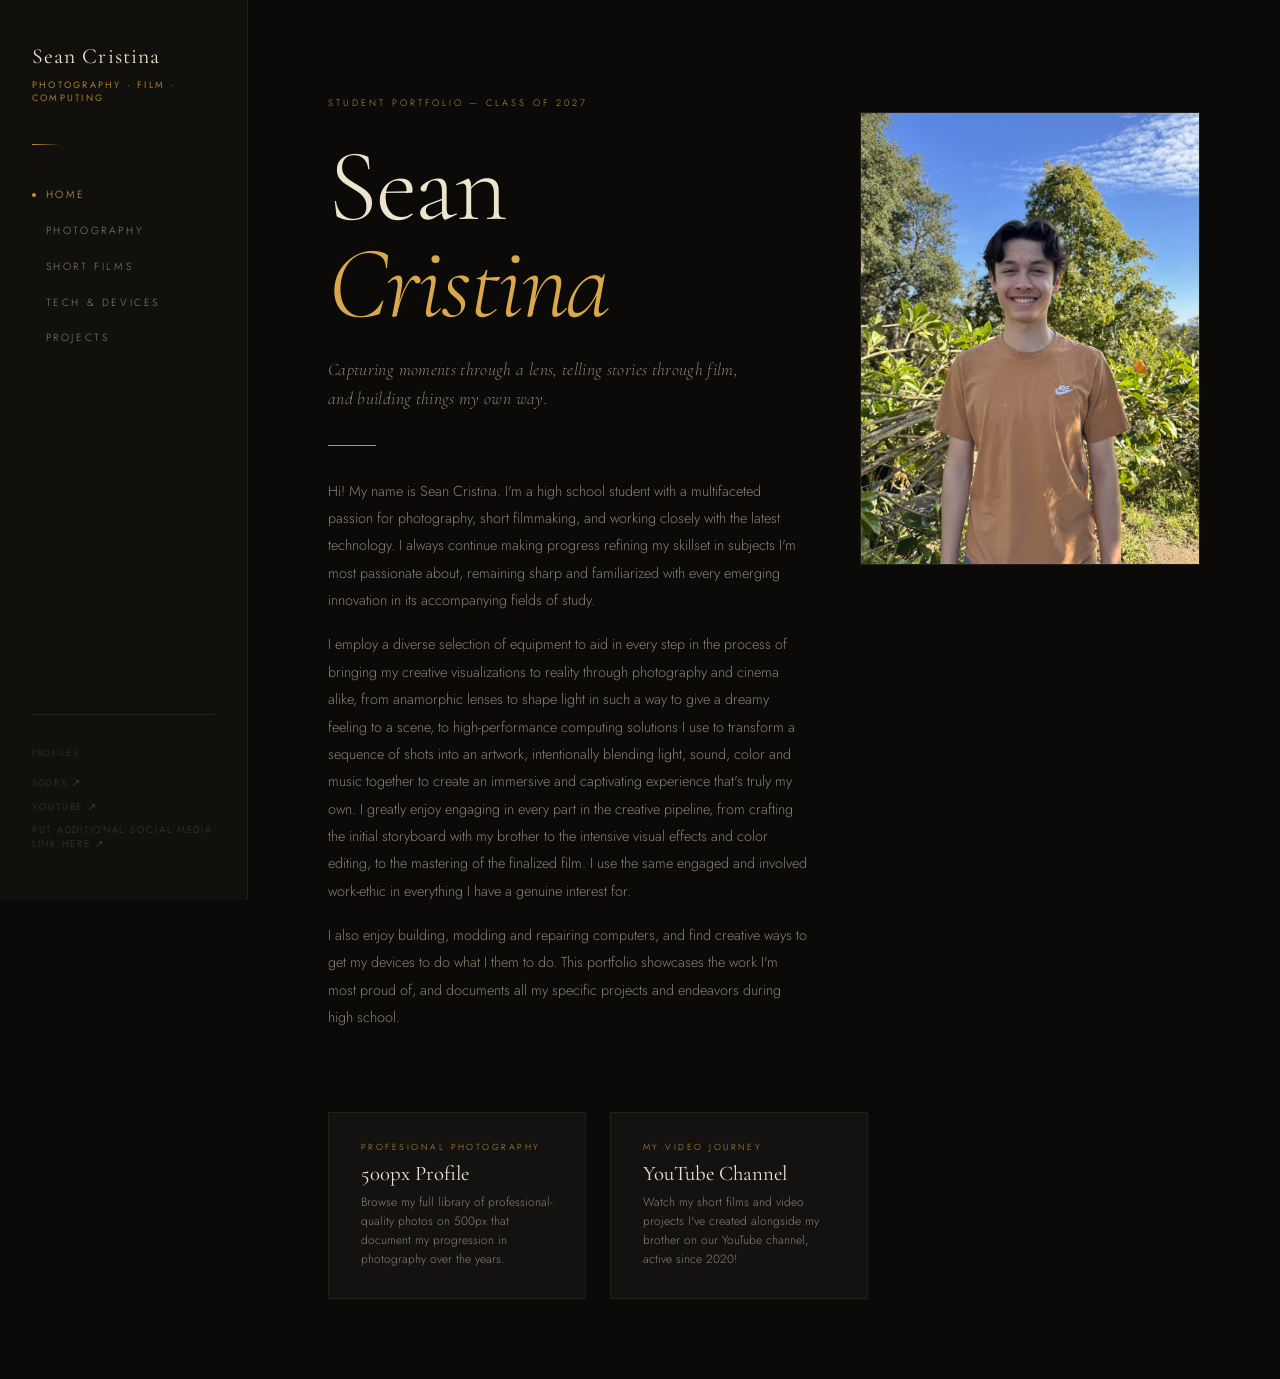
<file: index.html>
<!DOCTYPE html>
<html lang="en">
<head>
  <meta charset="UTF-8">
  <meta name="viewport" content="width=device-width, initial-scale=1.0">
  <!-- ======================================================
    CUSTOMIZE: Update the title, description, and Sean Cristina
  ====================================================== -->
  <title>Sean Cristina — Portfolio</title>
  <meta name="description" content="Personal portfolio of Sean Cristina — photographer, filmmaker, and technology enthusiast.">
  <link rel="stylesheet" href="style.css">
</head>
<body>

  <!-- ======================================================
    MOBILE OVERLAY (closes sidebar on tap outside)
  ====================================================== -->
  <div class="mobile-overlay" id="mobile-overlay"></div>

  <!-- ======================================================
    MOBILE NAV TOGGLE
  ====================================================== -->
  <button class="mobile-nav-toggle" id="nav-toggle" aria-label="Toggle navigation">☰</button>

  <!-- ======================================================
    SIDEBAR NAVIGATION
    Update "Sean Cristina" and the tagline below.
    Update href links to your 500px and YouTube profiles.
  ====================================================== -->
  <aside class="sidebar">
    <div class="sidebar-brand">
      <!-- ↓ Replace with your actual name -->
      <div class="name">Sean Cristina</div>
      <!-- ↓ Customize your tagline -->
      <div class="tagline">Photography · Film · Computing</div>
    </div>

    <div class="sidebar-rule"></div>

    <nav class="sidebar-nav">
      <a href="index.html">
        <span class="nav-dot"></span>Home
      </a>
      <a href="gallery.html">
        <span class="nav-dot"></span>Photography
      </a>
      <a href="films.html">
        <span class="nav-dot"></span>Short Films
      </a>
      <a href="tech.html">
        <span class="nav-dot"></span>Tech &amp; Devices
      </a>
      <a href="projects.html">
        <span class="nav-dot"></span>Projects
      </a>
    </nav>

    <div class="sidebar-footer">
      <div class="footer-label">Profiles</div>
      <!-- ↓ Replace YOUR_USERNAME with your 500px username -->
      <a href="https://500px.com/p/seancristina?view=photos" target="_blank" rel="noopener">500px ↗</a>
      <!-- ↓ Replace YOUR_CHANNEL with your YouTube handle -->
      <a href="https://youtube.com/@TheChannelists" target="_blank" rel="noopener">YouTube ↗</a>

      <a href="https://yoursite.com" target="_blank" rel="noopener">put additional social media link here ↗</a>
    </div>
  </aside>

  <!-- ======================================================
    MAIN CONTENT
  ====================================================== -->
  <main class="page-content">

    <!-- Hero Section -->
    <section class="home-hero">
      <div class="hero-text">
        <div class="hero-eyebrow">
          <!-- ↓ Customize your location or a brief descriptor -->
          Student Portfolio — Class of 2027
        </div>

        <!-- ↓ Replace with your actual name (keep the <em> for the italic line) -->
        <h1 class="hero-name">
          Sean<br>
          <em>Cristina</em>
        </h1>

        <!-- ↓ A short poetic line about what you do -->
        <p class="hero-tagline">
          Capturing moments through a lens, telling stories through film,<br>
          and building things my own way.
        </p>

        <div class="hero-rule"></div>

        <!-- ↓ Write a short bio about yourself (2–4 sentences) -->
        <p class="hero-bio">
          Hi! My name is Sean Cristina. I'm a high school student with a multifaceted passion for photography, short filmmaking, and
          working closely with the latest technology. I always continue making progress refining my skillset in subjects I'm most passionate about, remaining sharp and familiarized with every emerging innovation in its accompanying fields of study. 
        </p>
        <p class="hero-bio">
          I employ a diverse selection of equipment to aid in every step in the
          process of bringing my creative visualizations to reality through photography and cinema alike, from anamorphic lenses to shape
          light in such a way to give a dreamy feeling to a scene, to high-performance computing
          solutions I use to transform a sequence of shots into an artwork, intentionally blending
          light, sound, color and music together to create an immersive and captivating experience that's truly my own.  I greatly enjoy engaging in every part in the creative
          pipeline, from crafting the initial storyboard with my brother to the intensive visual effects and color editing,
          to the mastering of the finalized film. I use the same engaged and involved work-ethic in everything I have a genuine interest for.
        </p>
        <p class="hero-bio">
          I also enjoy building, modding and repairing computers,
          and find creative ways to get my devices to do what I them to do. This
          portfolio showcases the work I'm most proud of, and documents all my specific projects and endeavors during high school. 

        </p>
      </div>

      <!-- Profile photo column -->
      <div class="hero-photo-col">
        <div class="hero-photo-frame">
          <!--
            ============================================================
            REPLACE THIS BLOCK with your actual professional headshot:
            
            <img src="gallery photos/sean-waterfall.png" alt="Sean Cristina"
                 style="width:100%;height:100%;object-fit:cover;">
            
            Remove the .photo-placeholder div below once you add the image.
            ============================================================
          -->
            <img src="gallery photos/sean - portrait.jpg" alt="Sean Cristina"
                 style="width:100%;height:100%;object-fit:cover;">
          </div>
        </div>
      </div>
    </section>

    <!-- Profile Links Section -->
    <section class="hero-profiles reveal-group">

      <!-- 500px Card -->
      <a class="profile-card reveal"
         href="https://500px.com/p/seancristina?view=photos"
         target="_blank" rel="noopener">
        <div class="card-platform">Profesional Photography</div>
        <div class="card-title">500px Profile</div>
        <div class="card-desc">
          Browse my full library of professional-quality photos on 500px that document my progression in photography over the years.
        </div>
        <span class="card-arrow">→</span>
      </a>

      <!-- YouTube Card -->
      <a class="profile-card reveal"
         href="https://youtube.com/@TheChannelists"
         target="_blank" rel="noopener">
        <div class="card-platform">My Video Journey</div>
        <div class="card-title">YouTube Channel</div>
        <div class="card-desc">
          Watch my short films and video projects I've created alongside my brother on our YouTube channel, active since 2020!
        </div>
        <span class="card-arrow">→</span>
      </a>

    </section>

  </main><!-- /page-content -->

  <script src="main.js"></script>
</body>
</html>
</file>
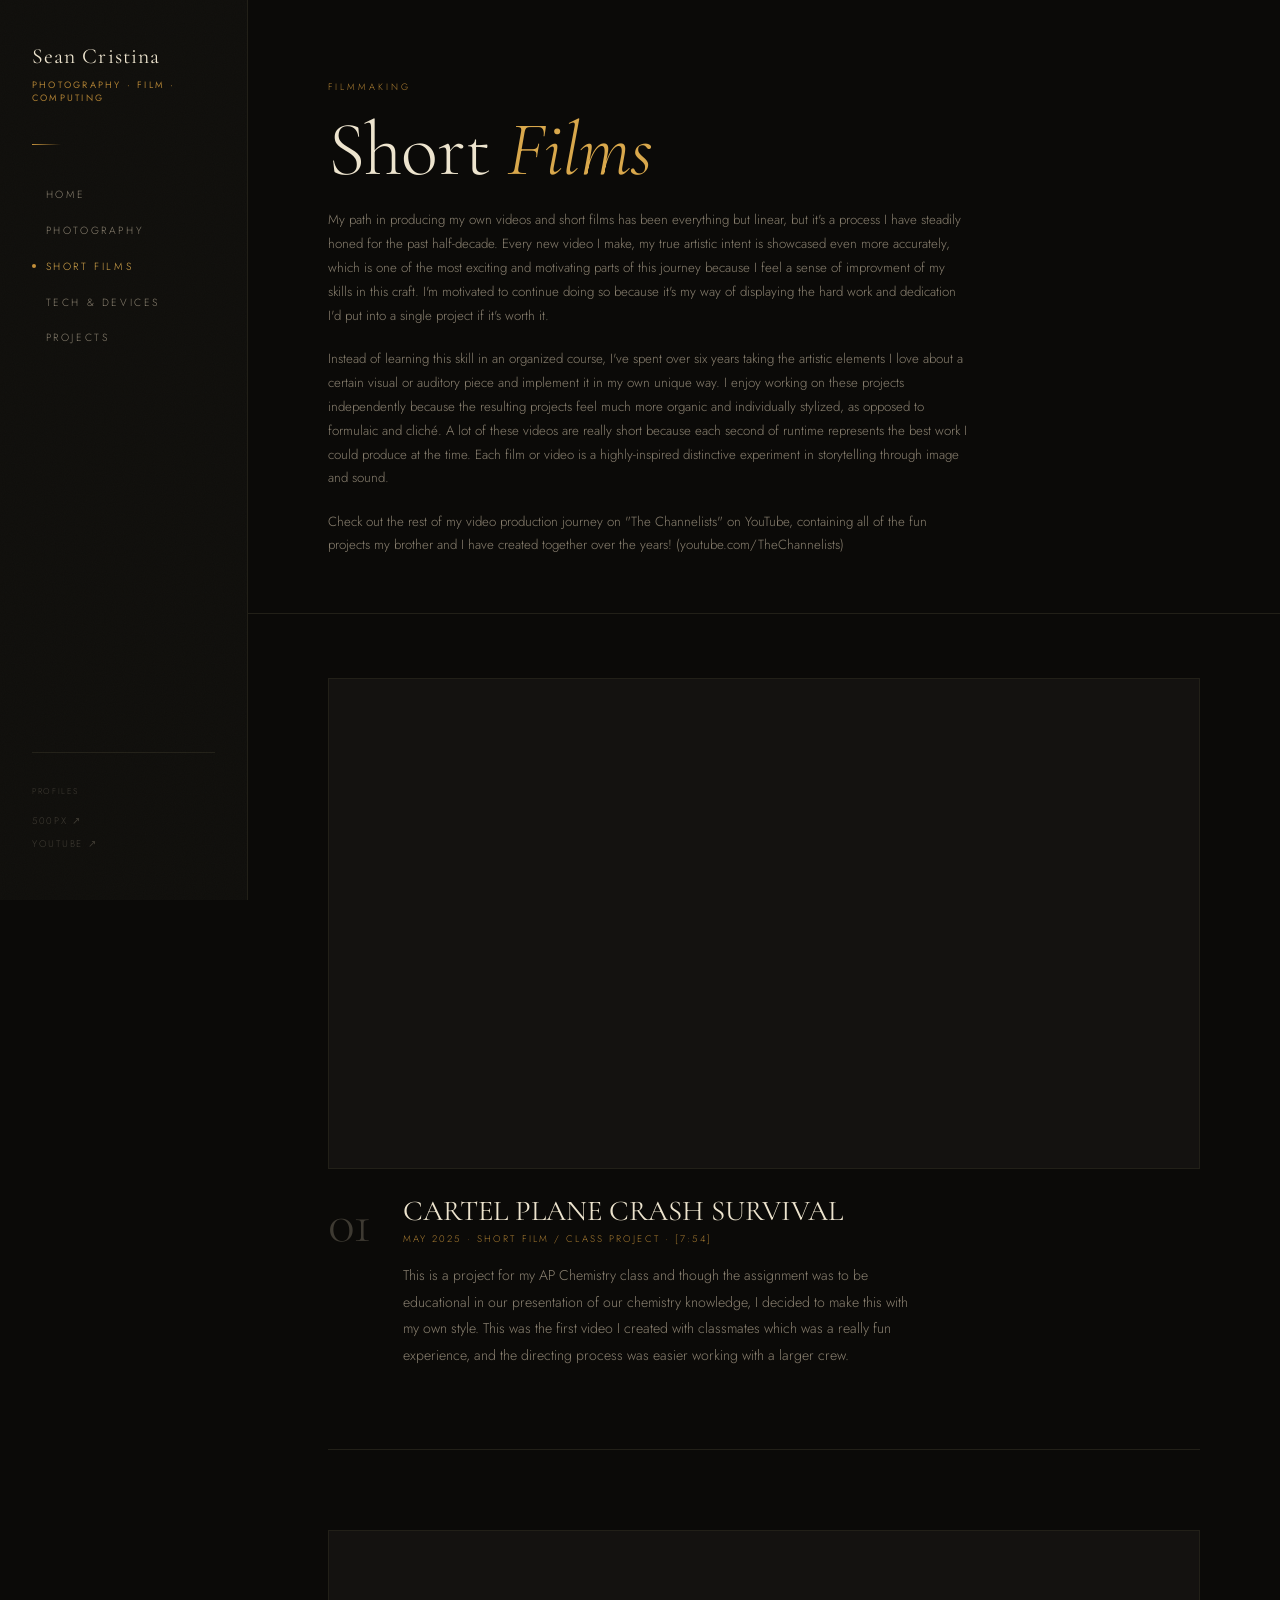
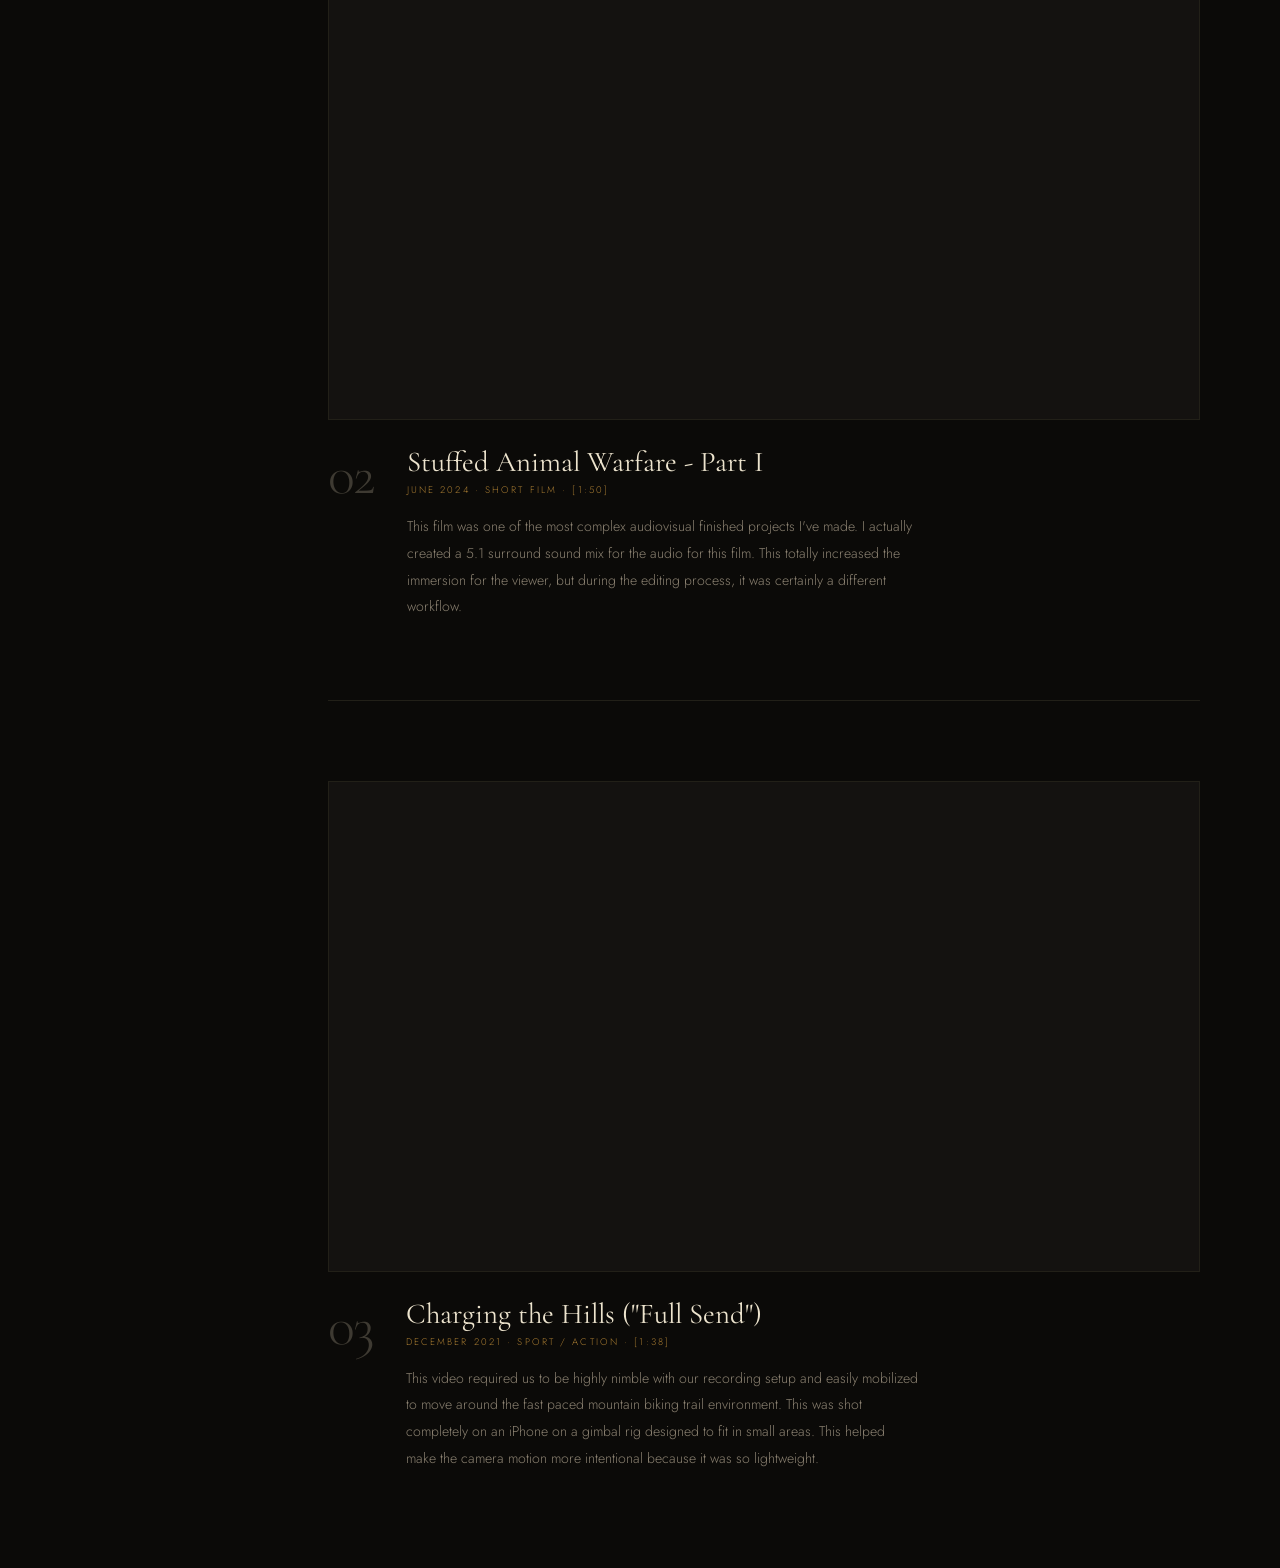
<file: films.html>
<!DOCTYPE html>
<html lang="en">
<head>
  <meta charset="UTF-8">
  <meta name="viewport" content="width=device-width, initial-scale=1.0">
  <title>Short Films — Sean Cristina</title>
  <meta name="description" content="Short films created by Sean Cristina.">
  <link rel="stylesheet" href="style.css">
</head>
<body>

  <div class="mobile-overlay" id="mobile-overlay"></div>
  <button class="mobile-nav-toggle" id="nav-toggle" aria-label="Toggle navigation">☰</button>

  <aside class="sidebar">
    <div class="sidebar-brand">
      <div class="name">Sean Cristina</div>
      <div class="tagline">Photography · Film · Computing</div>
    </div>
    <div class="sidebar-rule"></div>
    <nav class="sidebar-nav">
      <a href="index.html"><span class="nav-dot"></span>Home</a>
      <a href="gallery.html"><span class="nav-dot"></span>Photography</a>
      <a href="films.html"><span class="nav-dot"></span>Short Films</a>
      <a href="tech.html"><span class="nav-dot"></span>Tech &amp; Devices</a>
      <a href="projects.html"><span class="nav-dot"></span>Projects</a>
    </nav>
    <div class="sidebar-footer">
      <div class="footer-label">Profiles</div>
      <a href="https://500px.com/p/seancristina?view=photos" target="_blank" rel="noopener">500px ↗</a>
      <a href="https://youtube.com/@TheChannelists" target="_blank" rel="noopener">YouTube ↗</a>
    </div>
  </aside>

  <main class="page-content">

    <header class="page-header">
      <div class="eyebrow">Filmmaking</div>
      <h1>Short <em>Films</em></h1>
      <p class="header-sub">
        <!--
          ↓ Describe your filmmaking background: what draws you to it,
          what equipment you shoot on, what themes you explore.
        -->
        My path in producing my own videos and short films has been everything but linear, but it's a process I have steadily honed for the past half-decade.
        Every new video I make, my true artistic intent is showcased even more accurately, which is one of the most exciting and motivating parts of this journey
        because I feel a sense of improvment of my skills in this craft. I'm motivated to continue doing so because it's my way of displaying the hard work and dedication I'd put into a single project if it's worth it.
      </p>
      <p class="header-sub">
        Instead of learning this skill in an organized course, I've spent over six years taking the artistic elements I love about a certain visual or auditory piece and implement it in my own unique way.
        I enjoy working on these projects independently because the resulting projects feel much more organic and individually stylized, as opposed to formulaic and cliché.
        A lot of these videos are really short because each second of runtime represents the best work I could produce at the time.  Each film or video is a highly-inspired distinctive experiment in storytelling through image and sound.
      </p>

      <p class="header-sub">
        Check out the rest of my video production journey on "The Channelists" on YouTube, containing all of the fun projects my brother and I have created together over the years! (youtube.com/TheChannelists)
      </p>
      
    </header>

    <section class="films-section">

      <!--
        ============================================================
        HOW TO ADD YOUR FILMS:

        1. Find your YouTube video ID.
           In a URL like: https://www.youtube.com/watch?v=dQw4w9WgXcQ
           The video ID is: dQw4w9WgXcQ

        2. Replace VIDEO_ID_HERE in the iframe src with your video ID.

        3. Remove the entire <div class="embed-placeholder">...</div>
           block (it's just a stand-in until you add your video ID).

        4. Update the film title, year, and description.

        5. Duplicate a .film-entry block to add more films.
        ============================================================
      -->

      <!-- Film 1 -->
      <article class="film-entry reveal">
        <div class="film-embed-wrapper">
          <!--
            ↓ REPLACE VIDEO_ID_HERE with your YouTube video ID, then
              delete the embed-placeholder div below.
          -->
          <iframe
            src="https://www.youtube.com/embed/tCCZ15I1EBI"
            title="CARTEL PLANE CRASH SURVIVAL"
            allow="accelerometer; autoplay; clipboard-write; encrypted-media; gyroscope; picture-in-picture; web-share"
            allowfullscreen>
          </iframe>

          <!-- Remove this placeholder block once you add your iframe above -->
            <div class="play-icon">▶</div>
            <div class="embed-note">Replace with YouTube embed — see comment above</div>
          </div>
        </div>

        <div class="film-meta">
          <div class="film-number">01</div>
          <div class="film-info">
            <!-- ↓ Your film's title -->
            <div class="film-title">CARTEL PLANE CRASH SURVIVAL</div>
            <!-- ↓ The year you made it -->
            <div class="film-year">May 2025 · Short Film / Class Project · [7:54]</div>
            <!-- ↓ Write about your experience making this film.
                  What was the concept? What challenges did you face?
                  What did you learn? What are you proud of? -->
            <p class="film-desc">
              This is a project for my AP Chemistry class and though the assignment was to be educational in our presentation of our chemistry knowledge, I decided to make this with my own style. This
              was the first video I created with classmates which was a really fun experience, and the directing process was easier working with a larger crew.
            </p>
          </div>
        </div>
      </article>

      <div class="film-divider"></div>

      <!-- Film 2 -->
      <article class="film-entry reveal">
        <div class="film-embed-wrapper">
          <iframe
            src="https://www.youtube.com/embed/RYUsGSiBR8w"
            title="Stuffed Animal Warfare"
            allow="accelerometer; autoplay; clipboard-write; encrypted-media; gyroscope; picture-in-picture; web-share"
            allowfullscreen>
          </iframe>
          <div class="embed-placeholder">
            <div class="play-icon">▶</div>
            <div class="embed-note">Replace with YouTube embed — see comment above</div>
          </div>
        </div>

        <div class="film-meta">
          <div class="film-number">02</div>
          <div class="film-info">
            <div class="film-title">Stuffed Animal Warfare - Part I</div>
            <div class="film-year">June 2024 · Short Film · [1:50]</div>
            <p class="film-desc">
              This film was one of the most complex audiovisual finished projects I've made. I actually created a 5.1 surround sound mix for the audio for this film.  This totally increased the immersion
              for the viewer, but during the editing process, it was certainly a different workflow.

            </p>
          </div>
        </div>
      </article>

      <div class="film-divider"></div>

      <!-- Film 3 -->
      <article class="film-entry reveal">
        <div class="film-embed-wrapper">
          <iframe
            src="https://www.youtube.com/embed/nKupx6mWAqc"
            title="Charging the Hills (Fullsend)"
            allow="accelerometer; autoplay; clipboard-write; encrypted-media; gyroscope; picture-in-picture; web-share"
            allowfullscreen>
          </iframe>
          <div class="embed-placeholder">
            <div class="play-icon">▶</div>
            <div class="embed-note">Replace with YouTube embed — see comment above</div>
          </div>
        </div>

        <div class="film-meta">
          <div class="film-number">03</div>
          <div class="film-info">
            <div class="film-title">Charging the Hills ("Full Send")</div>
            <div class="film-year">December 2021 · Sport / Action · [1:38]</div>
            <p class="film-desc">
              This video required us to be highly nimble with our recording setup and easily mobilized to move around the fast paced mountain biking trail environment.  This was shot completely on an iPhone
              on a gimbal rig designed to fit in small areas. This helped make the camera motion more intentional because it was so lightweight.
            </p>
          </div>
        </div>
      </article>

    </section><!-- /films-section -->

  </main>

  <script src="main.js"></script>
</body>
</html>
</file>
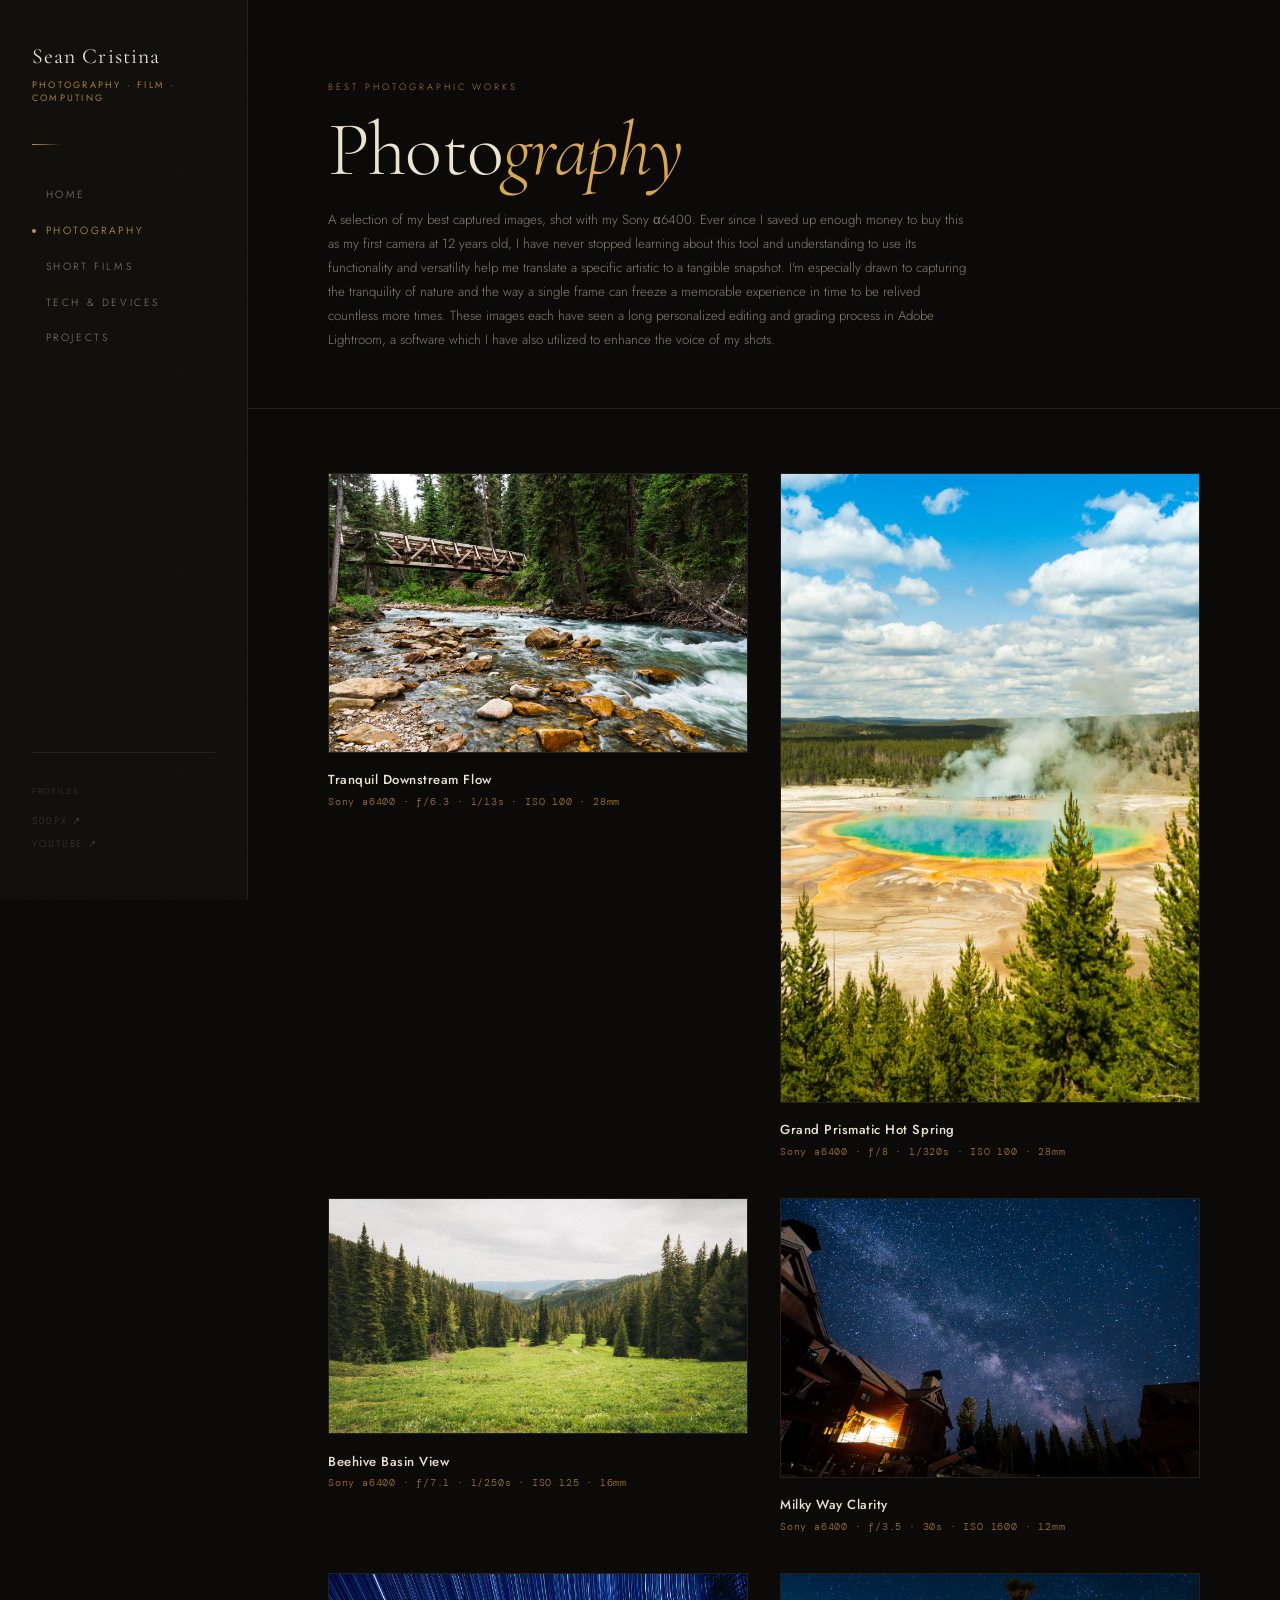
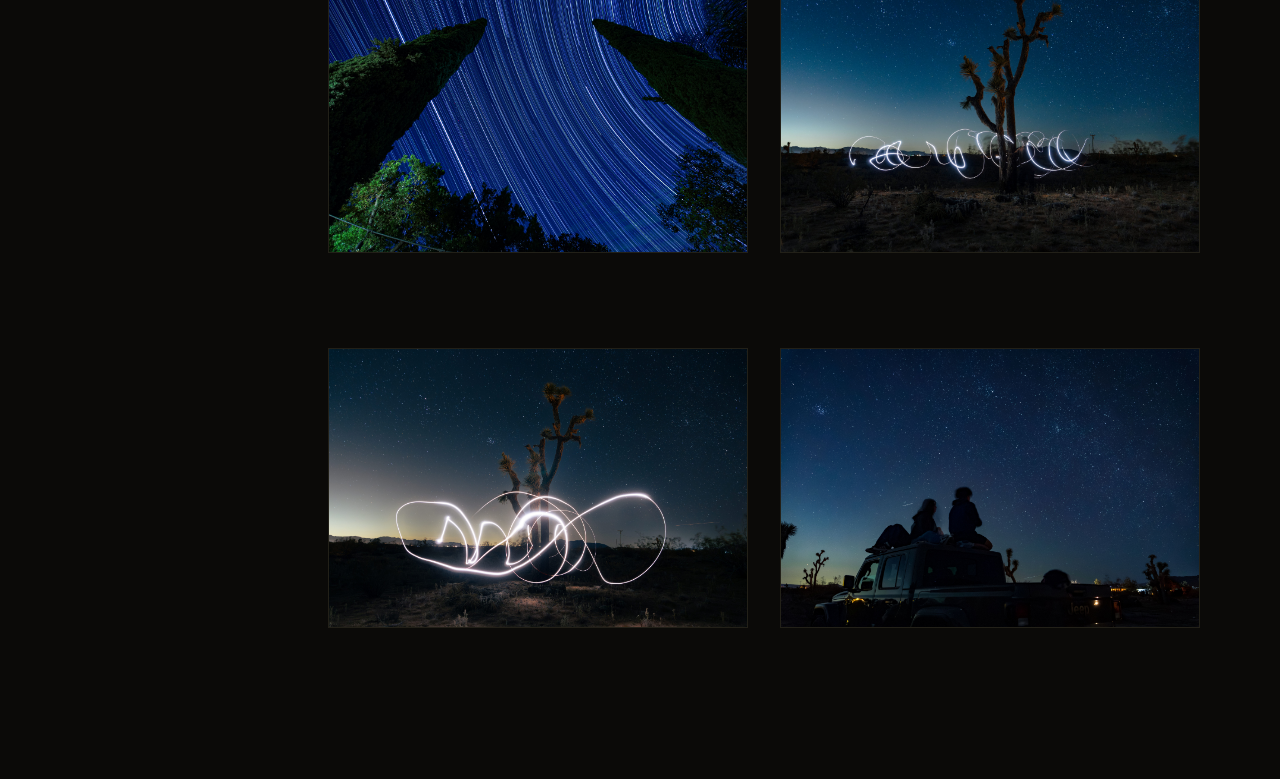
<file: gallery.html>
<!DOCTYPE html>
<html lang="en">
<head>
  <meta charset="UTF-8">
  <meta name="viewport" content="width=device-width, initial-scale=1.0">
  <title>Photography — Sean Cristina</title>
  <meta name="description" content="A gallery of professional photography by Your Name.">
  <link rel="stylesheet" href="style.css">
</head>
<body>

  <div class="mobile-overlay" id="mobile-overlay"></div>
  <button class="mobile-nav-toggle" id="nav-toggle" aria-label="Toggle navigation">☰</button>

  <aside class="sidebar">
    <div class="sidebar-brand">
      <div class="name">Sean Cristina</div>
      <div class="tagline">Photography · Film · Computing</div>
    </div>
    <div class="sidebar-rule"></div>
    <nav class="sidebar-nav">
      <a href="index.html"><span class="nav-dot"></span>Home</a>
      <a href="gallery.html"><span class="nav-dot"></span>Photography</a>
      <a href="films.html"><span class="nav-dot"></span>Short Films</a>
      <a href="tech.html"><span class="nav-dot"></span>Tech &amp; Devices</a>
      <a href="projects.html"><span class="nav-dot"></span>Projects</a>
    </nav>
    <div class="sidebar-footer">
      <div class="footer-label">Profiles</div>
      <a href="https://500px.com/p/seancristina?view=photos" target="_blank" rel="noopener">500px ↗</a>
      <a href="https://youtube.com/@TheChannelists" target="_blank" rel="noopener">YouTube ↗</a>
    </div>
  </aside>

  <main class="page-content">

    <!-- Page Header -->
    <header class="page-header">
      <div class="eyebrow">Best photographic works</div>
      <h1>Photo<em>graphy</em></h1>
      <p class="header-sub">
        <!--
          ↓ Describe your photography style, gear, or approach.
          What do you love to shoot? Landscape? Portrait? Street?
        -->
        A selection of my best captured images, shot with my Sony α6400. Ever since I saved up enough money to buy this as my first camera at 12 years old, I have never stopped learning about this tool and understanding to use its functionality and versatility help me translate a specific artistic to a tangible snapshot. I'm especially drawn to
        capturing the tranquility of nature and
        the way a single frame can freeze a memorable experience in time to be relived countless more times. These images each have seen a long personalized editing and grading process in Adobe Lightroom, a software which I have also utilized to enhance the voice of my shots.
      </p>
    </header>

    <!-- Gallery Grid -->
    <section class="gallery-section">
      <div class="gallery-grid">

        <!--
          ============================================================
          HOW TO ADD YOUR OWN PHOTOS:

          1. Replace the <div class="photo-bg ph-N"> block with:
               <img src="images/photo-filename.jpg" alt="Caption"
                    style="width:100%;height:100%;object-fit:cover;
                           position:absolute;inset:0;">
             (keep the .photo-frame and .photo-bg-label divs removed)

          2. Update the .caption-title text with your photo's title.

          3. Update the .caption-settings text with your actual
             camera settings (format: Camera · f/stop · shutter · ISO · focal length)

          4. Change the aspect ratio class on .photo-frame:
               .landscape  →  4:3  (wider scenes, cityscapes)
               .portrait   →  3:4  (taller, people, architecture)
               .square     →  1:1  (balanced compositions)

          5. Add or remove gallery items as needed.
          ============================================================
        -->

        <!-- Photo 1 -->
        <div class="gallery-item">
          
          <div class="photo-frame horizontal6400">
            <img src="gallery photos/river.jpg" alt="Tranquil Downstream Flow"
                    style="width:100%;height:100%;object-fit:cover;
                           position:absolute;inset:0;">

          </div>
          <!-- Caption reveals on scroll -->
          <div class="caption-block reveal">
            <div class="caption-title">Tranquil Downstream Flow</div>
            <div class="caption-settings">Sony a6400 · f/6.3 · 1/13s · ISO 100 · 28mm</div>
          </div>
        </div>

        <!-- Photo 2 -->
        <div class="gallery-item">
          <div class="photo-frame vertical6400">
            <img src="gallery photos/Grand Prismatic.jpg" alt="Grand Prismatic"
                    style="width:100%;height:100%;object-fit:cover;
                           position:absolute;inset:0;">

          </div>
          <div class="caption-block reveal">
            <div class="caption-title">Grand Prismatic Hot Spring</div>
            <div class="caption-settings">Sony a6400 · f/8 · 1/320s · ISO 100 · 28mm</div>
          </div>
        </div>

        <!-- Photo 3 -->
        <div class="gallery-item">
          <div class="photo-frame tv">
            <img src="gallery photos/montana trees.jpg" alt="montana milky way"
                    style="width:100%;height:100%;object-fit:cover;
                           position:absolute;inset:0;">
          </div>
          <div class="caption-block reveal">
            <div class="caption-title">Beehive Basin View</div>
            <div class="caption-settings">Sony a6400 · f/7.1 · 1/250s · ISO 125 · 16mm</div>
          </div>
        </div>

        <!-- Photo 4 -->
        <div class="gallery-item">
          <div class="photo-frame horizontal6400">
            <img src="gallery photos/montana milky way.jpg" alt="montana milky way"
                    style="width:100%;height:100%;object-fit:cover;
                           position:absolute;inset:0;">
          </div>
          <div class="caption-block reveal">
            <div class="caption-title">Milky Way Clarity</div>
            <div class="caption-settings">Sony a6400 · f/3.5 · 30s · ISO 1600 · 12mm</div>
          </div>
        </div>

        <!-- Photo 5 -->
        <div class="gallery-item">
          <div class="photo-frame horizontal6400">
            <img src="gallery photos/star trail - SD.jpg" alt="star trail - SD"
                    style="width:100%;height:100%;object-fit:cover;
                           position:absolute;inset:0;">
          </div>
          <div class="caption-block reveal">
            <div class="caption-title">Star Trails</div>
            <div class="caption-settings">Sony a6400 · f/3.5 · ~8hrs. · ISO 1600 · 13mm</div>
          </div>
        </div>

        <!-- Photo 6 -->
        <div class="gallery-item">
          <div class="photo-frame horizontal6400">
            <img src="gallery photos/light painting small.jpg" alt="light painting with small paths"
                    style="width:100%;height:100%;object-fit:cover;
                           position:absolute;inset:0;">

          </div>
          <div class="caption-block reveal">
            <div class="caption-title">Painting the Joshua tree</div>
            <div class="caption-settings">Sony a6400 · f/2.8 · 30s · ISO 1250 · 16mm</div>
          </div>
        </div>


        <!-- Photo 7 -->
        <div class="gallery-item">
          <div class="photo-frame horizontal6400">
            <img src="gallery photos/light painting big.jpg" alt="light painting with big paths"
                    style="width:100%;height:100%;object-fit:cover;
                           position:absolute;inset:0;">

          </div>
          <div class="caption-block reveal">
            <div class="caption-title">Illuminating the Joshua tree</div>
            <div class="caption-settings">Sony a6400 · f/2.8 · 30s · ISO 1250 · 16mm</div>
          </div>
        </div>

        <!-- Photo 8 -->
        <div class="gallery-item">
          <div class="photo-frame horizontal6400">
            <img src="gallery photos/g-mars.jpg" alt="g mars"
                    style="width:100%;height:100%;object-fit:cover;
                           position:absolute;inset:0;">

          </div>
          <div class="caption-block reveal">
            <div class="caption-title">What a Beautiful Night</div>
            <div class="caption-settings">Sony a6400 · f/2.8 · 8s · ISO 6400 · 19mm</div>
          </div>
        </div>
        <!--
          ↓ Copy and paste a block above to add more photos.
          Increment the ph-N class (ph-1 through ph-6 are styled; for more,
          just replace with your actual image element and remove the ph-N class).
        -->

      </div><!-- /gallery-grid -->
    </section>

  </main>

  <script src="main.js"></script>
</body>
</html>
</file>
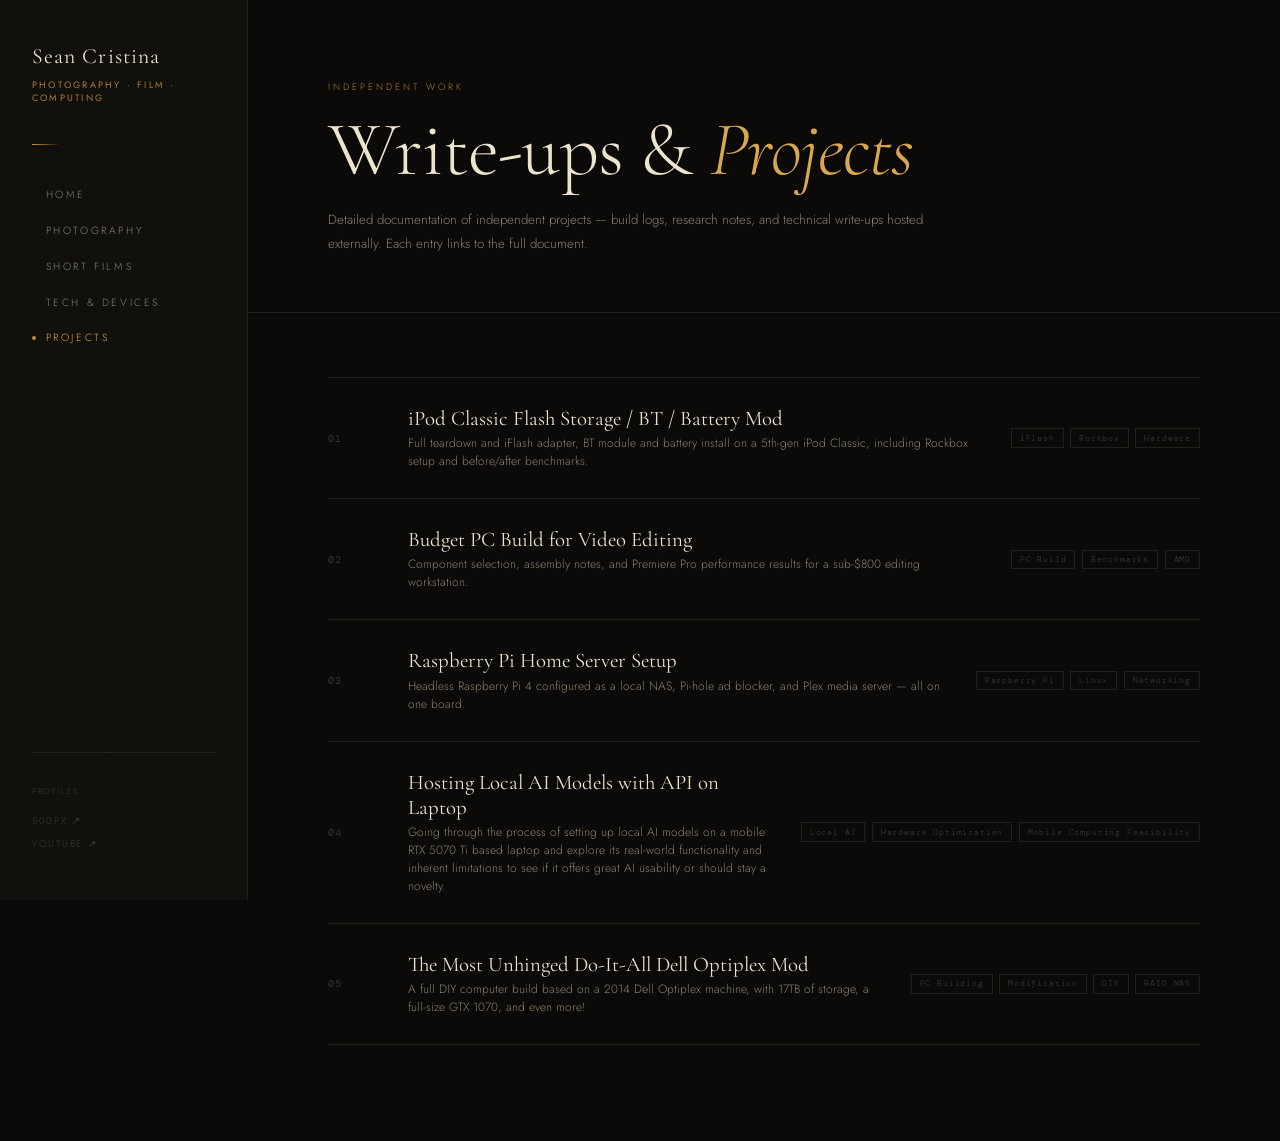
<file: projects.html>
<!DOCTYPE html>
<html lang="en">
<head>
  <meta charset="UTF-8">
  <meta name="viewport" content="width=device-width, initial-scale=1.0">
  <title>Projects — Sean Cristina</title>
  <meta name="description" content="Technical write-ups and independent projects by Sean Cristina.">
  <link rel="stylesheet" href="style.css">
</head>
<body>

  <div class="mobile-overlay" id="mobile-overlay"></div>
  <button class="mobile-nav-toggle" id="nav-toggle" aria-label="Toggle navigation">☰</button>

  <aside class="sidebar">
    <div class="sidebar-brand">
      <div class="name">Sean Cristina</div>
      <div class="tagline">Photography · Film · Computing</div>
    </div>
    <div class="sidebar-rule"></div>
    <nav class="sidebar-nav">
      <a href="index.html"><span class="nav-dot"></span>Home</a>
      <a href="gallery.html"><span class="nav-dot"></span>Photography</a>
      <a href="films.html"><span class="nav-dot"></span>Short Films</a>
      <a href="tech.html"><span class="nav-dot"></span>Tech &amp; Devices</a>
      <a href="projects.html"><span class="nav-dot"></span>Projects</a>
    </nav>
    <div class="sidebar-footer">
      <div class="footer-label">Profiles</div>
      <a href="https://500px.com/p/seancristina?view=photos" target="_blank" rel="noopener">500px ↗</a>
      <a href="https://youtube.com/@TheChannelists" target="_blank" rel="noopener">YouTube ↗</a>
    </div>
  </aside>

  <main class="page-content">

    <header class="page-header">
      <div class="eyebrow">Independent Work</div>
      <h1>Write-ups &amp; <em>Projects</em></h1>
      <p class="header-sub">
        <!--
          ↓ Brief intro to your projects page.
          Where are the write-ups hosted? GitHub? A personal blog?
          Google Docs? A school website?
        -->
        Detailed documentation of independent projects — build logs,
        research notes, and technical write-ups hosted externally.
        Each entry links to the full document.
      </p>
    </header>

    <section class="projects-section">
      <div class="projects-list reveal-group">

        <!--
          ============================================================
          HOW TO ADD YOUR PROJECTS:

          1. Replace the href="#" with the actual URL to your write-up
             (e.g., a GitHub repo, Google Doc, PDF, blog post, etc.)

          2. Update the .project-title and .project-desc for each entry.

          3. Update .project-tag elements to reflect the technologies,
             tools, or topics covered in each write-up.

          4. Duplicate a .project-item block to add more projects.
             The numbering (01, 02...) will need to be updated manually.

          5. Remove or replace any entries that don't apply.
          ============================================================
        -->

        <!-- Project 1 -->
        <a class="project-item reveal"
           href="#"
           target="_blank" rel="noopener">
          <div class="project-num">01</div>
          <div class="project-info">
            <!-- ↓ Your project title -->
            <div class="project-title">iPod Classic Flash Storage / BT / Battery Mod</div>
            <!-- ↓ A one-line description of the project -->
            <div class="project-desc">
              Full teardown and iFlash adapter, BT module and battery install on a 5th-gen iPod Classic,
              including Rockbox setup and before/after benchmarks.
            </div>
          </div>
          <div class="project-tags">
            <!-- ↓ 2–4 short tags for tools/topics covered -->
            <span class="project-tag">iFlash</span>
            <span class="project-tag">Rockbox</span>
            <span class="project-tag">Hardware</span>
          </div>
        </a>

        <!-- Project 2 -->
        <a class="project-item reveal"
           href="#"
           target="_blank" rel="noopener">
          <div class="project-num">02</div>
          <div class="project-info">
            <div class="project-title">Budget PC Build for Video Editing</div>
            <div class="project-desc">
              Component selection, assembly notes, and Premiere Pro performance
              results for a sub-$800 editing workstation.
            </div>
          </div>
          <div class="project-tags">
            <span class="project-tag">PC Build</span>
            <span class="project-tag">Benchmarks</span>
            <span class="project-tag">AMD</span>
          </div>
        </a>

        <!-- Project 3 -->
        <a class="project-item reveal"
           href="#"
           target="_blank" rel="noopener">
          <div class="project-num">03</div>
          <div class="project-info">
            <div class="project-title">Raspberry Pi Home Server Setup</div>
            <div class="project-desc">
              Headless Raspberry Pi 4 configured as a local NAS, Pi-hole ad blocker,
              and Plex media server — all on one board.
            </div>
          </div>
          <div class="project-tags">
            <span class="project-tag">Raspberry Pi</span>
            <span class="project-tag">Linux</span>
            <span class="project-tag">Networking</span>
          </div>
        </a>

        <!-- Project 4 -->
        <a class="project-item reveal"
           href="#"
           target="_blank" rel="noopener">
          <div class="project-num">04</div>
          <div class="project-info">
            <div class="project-title">Hosting Local AI Models  with API on Laptop</div>
            <div class="project-desc">
              Going through the process of setting up local AI models on a mobile RTX 5070 Ti based laptop and explore its real-world functionality and inherent limitations to see if it offers great AI usability or should stay a novelty.
            </div>
          </div>
          <div class="project-tags">
            <span class="project-tag">Local AI</span>
            <span class="project-tag">Hardware Optimization</span>
            <span class="project-tag">Mobile Computing Feasibility</span>
          </div>
        </a>

        <!-- Project 5 -->
        <a class="project-item reveal"
           href="https://docs.google.com/document/d/1-Ixhz_sJzMLd55vhahySfuCfK96jdBuE-09JEbPToR0/edit?usp=sharing"
           target="_blank" rel="noopener">
          <div class="project-num">05</div>
          <div class="project-info">
            <!-- ↓ Replace with your actual project -->
            <div class="project-title">The Most Unhinged Do-It-All Dell Optiplex Mod</div>
            <div class="project-desc">
              A full DIY computer build based on a 2014 Dell Optiplex machine, with 17TB of storage, a full-size GTX 1070, and even more!
            </div>
          </div>
          <div class="project-tags">
            <span class="project-tag">PC Building</span>
            <span class="project-tag">Modification</span>
            <span class="project-tag">DIY</span>
            <span class="project-tag">RAID NAS</span>
          </div>
        </a>

        <!--
          ↓ Copy the block above to add more projects.
          Remember to increment the number in .project-num.
        -->

      </div><!-- /projects-list -->
    </section>

  </main>

  <script src="main.js"></script>
</body>
</html>
</file>
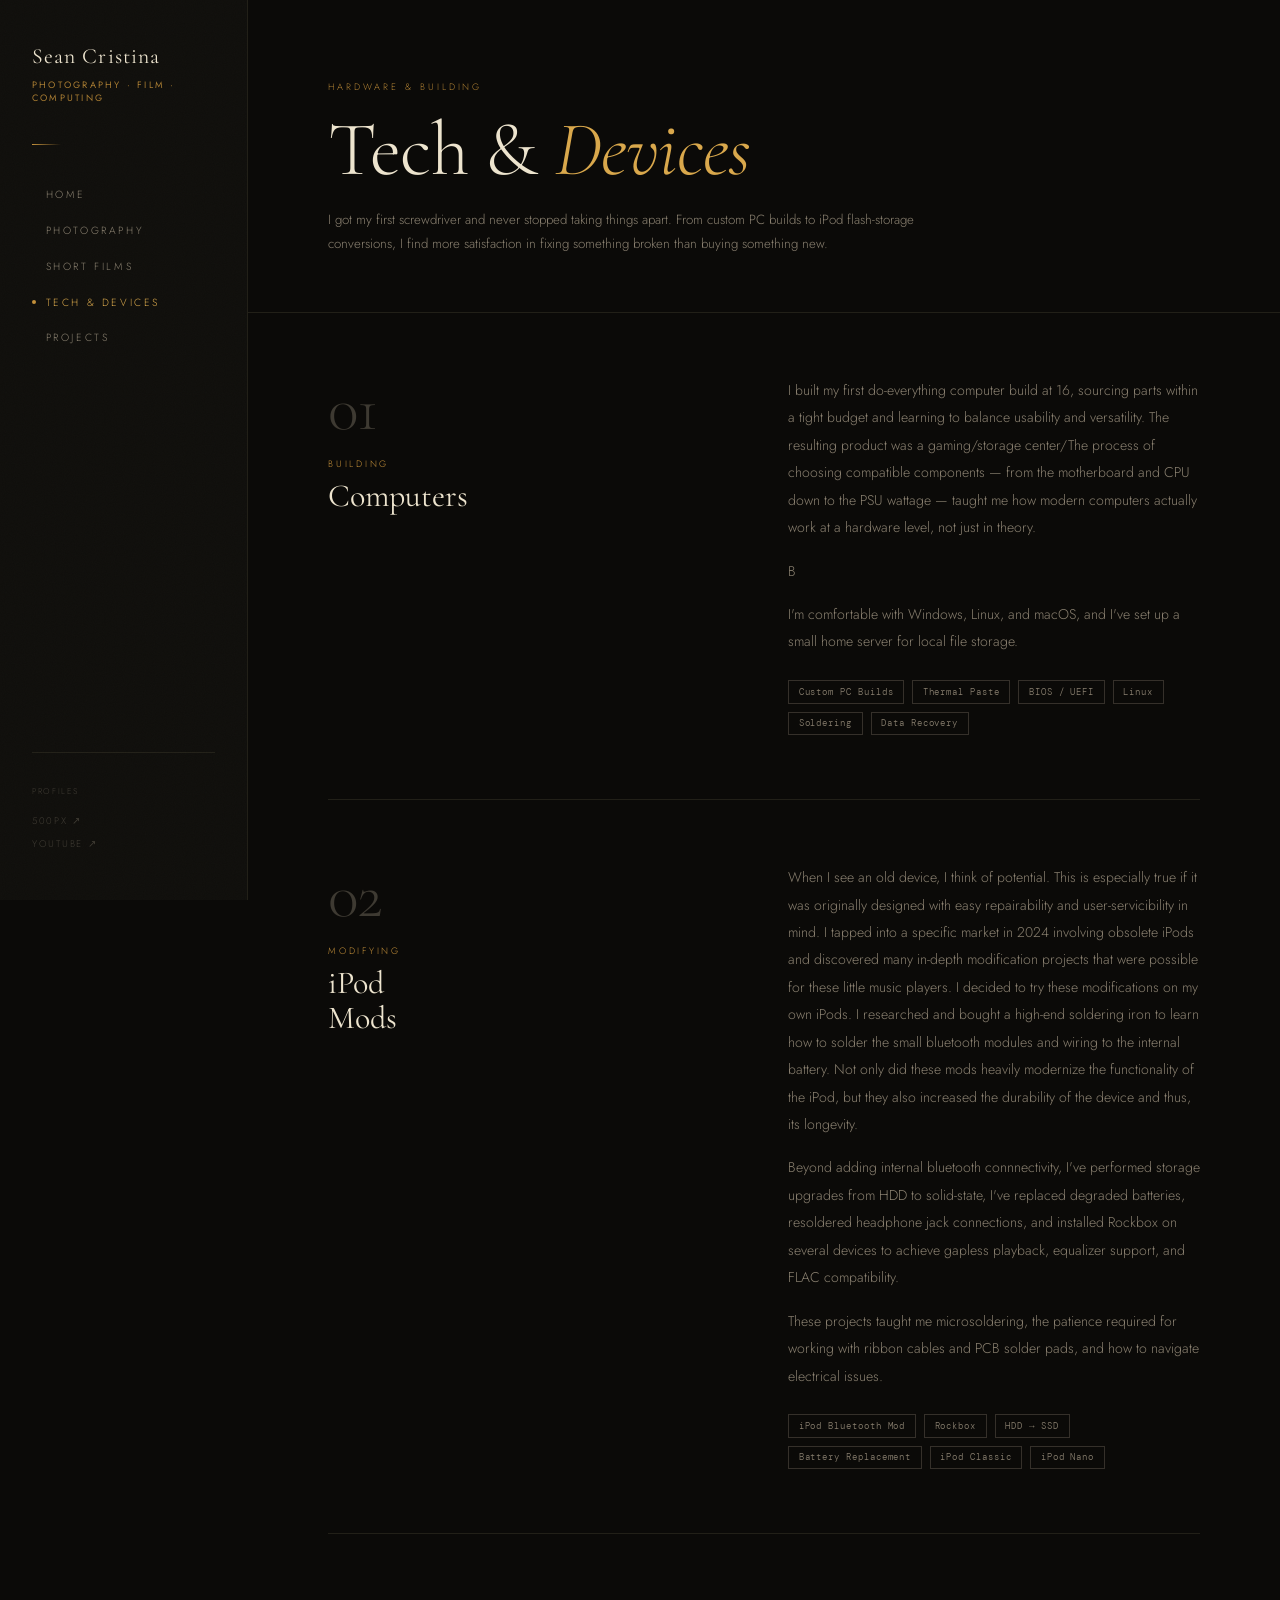
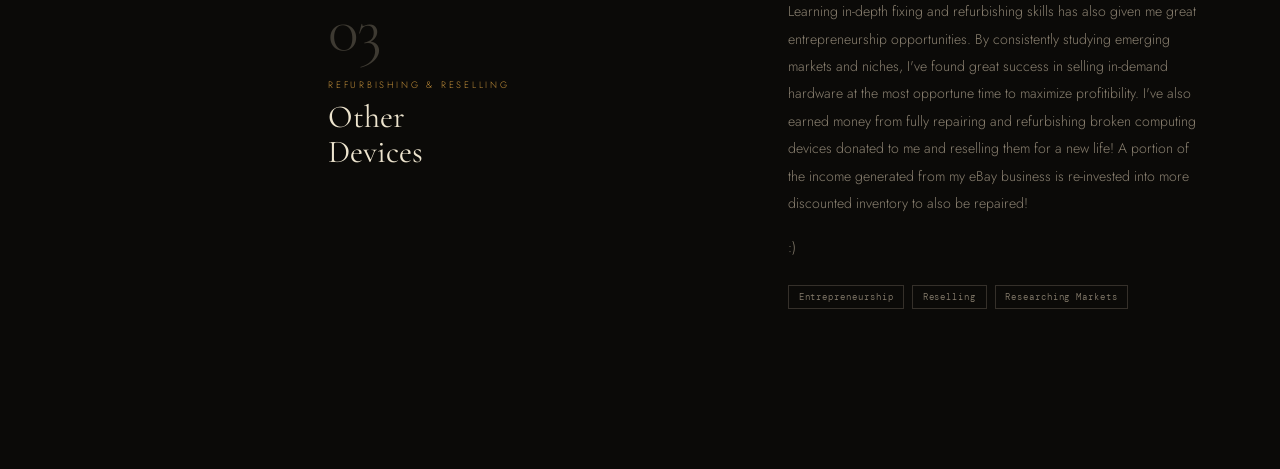
<file: tech.html>
<!DOCTYPE html>
<html lang="en">
<head>
  <meta charset="UTF-8">
  <meta name="viewport" content="width=device-width, initial-scale=1.0">
  <title>Tech &amp; Devices — Sean Cristina</title>
  <meta name="description" content="Experience building, repairing, and modifying computers and devices.">
  <link rel="stylesheet" href="style.css">
</head>
<body>

  <div class="mobile-overlay" id="mobile-overlay"></div>
  <button class="mobile-nav-toggle" id="nav-toggle" aria-label="Toggle navigation">☰</button>

  <aside class="sidebar">
    <div class="sidebar-brand">
      <div class="name">Sean Cristina</div>
      <div class="tagline">Photography · Film · Computing</div>
    </div>
    <div class="sidebar-rule"></div>
    <nav class="sidebar-nav">
      <a href="index.html"><span class="nav-dot"></span>Home</a>
      <a href="gallery.html"><span class="nav-dot"></span>Photography</a>
      <a href="films.html"><span class="nav-dot"></span>Short Films</a>
      <a href="tech.html"><span class="nav-dot"></span>Tech &amp; Devices</a>
      <a href="projects.html"><span class="nav-dot"></span>Projects</a>
    </nav>
    <div class="sidebar-footer">
      <div class="footer-label">Profiles</div>
      <a href="https://500px.com/p/seancristina?view=photos" target="_blank" rel="noopener">500px ↗</a>
      <a href="https://youtube.com/@TheChannelists" target="_blank" rel="noopener">YouTube ↗</a>
    </div>
  </aside>

  <main class="page-content">

    <header class="page-header">
      <div class="eyebrow">Hardware &amp; Building</div>
      <h1>Tech &amp; <em>Devices</em></h1>
      <p class="header-sub">
        <!--
          ↓ Brief intro to your tech background — how did you get into
          building and repairing things? What drives you to do it?
        -->
        I got my first screwdriver and never stopped taking things apart.
        From custom PC builds to iPod flash-storage conversions, I find
        more satisfaction in fixing something broken than buying something new.
      </p>
    </header>

    <section class="tech-section">

      <!--
        ============================================================
        HOW TO CUSTOMIZE THIS PAGE:

        - Update the title, category label, body text, and tags for
          each of the three sections below.
        - Add more <article class="tech-entry"> blocks by copying
          one of the existing ones.
        - Tags are a great place for specific models, tools, or
          skills (e.g., "Soldering", "Ryzen 5 7600", "Rockbox").
        ============================================================
      -->

      <!-- Section 1: Desktop / Laptop Computers -->
      <article class="tech-entry">
        <div class="tech-label-col reveal">
          <div class="tech-index">01</div>
          <div class="tech-category">Building</div>
          <h2 class="tech-title">Computers</h2>
        </div>

        <div class="tech-body-col reveal">
          <div class="tech-body">
            <!--
              ↓ Talk about your experience with desktop and/or laptop
              computers. Cover things like:
              - Builds you've done (custom desktops, upgrading machines)
              - Repairs (replacing CPUs, GPUs, RAM, storage, displays)
              - Interesting problems you've diagnosed and solved
              - Overclocking, cable management, cooling solutions
              - Operating systems you've installed / configured
            -->
            <p>
              I built my first do-everything computer build at 16, sourcing parts within a tight budget
              and learning to balance usability and versatility. The resulting product was a gaming/storage center/The process of choosing
              compatible components — from the motherboard and CPU down to the PSU
              wattage — taught me how modern computers actually work at a hardware level,
              not just in theory.
            </p>
            <p>
              B
            </p>
            <p>
              I'm comfortable with Windows, Linux, and macOS, and I've set up a small
              home server for local file storage.
            </p>
          </div>

          <div class="tech-tags">
            <!-- ↓ Replace with your own relevant skills/tools/components -->
            <span class="tech-tag">Custom PC Builds</span>
            <span class="tech-tag">Thermal Paste</span>
            <span class="tech-tag">BIOS / UEFI</span>
            <span class="tech-tag">Linux</span>
            <span class="tech-tag">Soldering</span>
            <span class="tech-tag">Data Recovery</span>
          </div>
        </div>
      </article>

      <!-- Section 2: iPod Modifications -->
      <article class="tech-entry">
        <div class="tech-label-col reveal">
          <div class="tech-index">02</div>
          <div class="tech-category">Modifying</div>
          <h2 class="tech-title">iPod<br>Mods</h2>
        </div>

        <div class="tech-body-col reveal">
          <div class="tech-body">
            <!--
              ↓ Talk about your iPod modification experience. Ideas:
              - Which models you've worked on (Classic, 5th gen, Mini, etc.)
              - HDD → flash storage swaps (iFlash, SD card adapters)
              - Battery replacements
              - Rockbox firmware installation
              - Case swaps, colour customisation
              - Bluetooth mod (Lo-fi music projects)
              - Capacity upgrades
            -->
            <p>
              When I see an old device, I think of potential. This is especially true if it
              was originally designed with easy repairability and user-servicibility in mind.
              I tapped into a specific market in 2024 involving obsolete iPods and discovered
              many in-depth modification projects that were possible for these little music players.
              I decided to try these modifications on my own iPods. I researched and bought a high-end 
              soldering iron to learn how to solder the small bluetooth modules and wiring to the internal battery.
              Not only did these mods heavily modernize the functionality of the iPod, but they also
              increased the durability of the device and thus, its longevity.
              

            </p>
            <p>
              Beyond adding internal bluetooth connnectivity, I've performed storage upgrades from HDD to solid-state,
              I've replaced degraded batteries, resoldered
              headphone jack connections, and installed Rockbox on several devices to
              achieve gapless playback, equalizer support, and FLAC
              compatibility. 
            </p>
            <p>
              These projects taught me microsoldering, the patience required for
              working with ribbon cables and PCB solder pads, and how to navigate
              electrical issues.
            </p>
          </div>

          <div class="tech-tags">
            <!-- ↓ Replace/add your own tags -->
            <span class="tech-tag">iPod Bluetooth Mod</span>
            <span class="tech-tag">Rockbox</span>
            <span class="tech-tag">HDD → SSD</span>
            <span class="tech-tag">Battery Replacement</span>
            <span class="tech-tag">iPod Classic</span>
            <span class="tech-tag">iPod Nano</span>
          </div>
        </div>
      </article>

      <!-- Section 3: General Device Repair / Other -->
      <article class="tech-entry">
        <div class="tech-label-col reveal">
          <div class="tech-index">03</div>
          <!-- ↓ Rename this section to fit what else you work on -->
          <div class="tech-category">Refurbishing &amp; Reselling</div>
          <h2 class="tech-title">Other<br>Devices</h2>
        </div>

        <div class="tech-body-col reveal">
          <div class="tech-body">
            <!--
              ↓ Anything else you've repaired, modified, or built.
              Could be: smartphones, game consoles, cameras, 3D printers,
              Raspberry Pi projects, vintage electronics, audio equipment, etc.
            -->
            <p>
              Learning in-depth fixing and refurbishing skills has also given me great entrepreneurship opportunities. By consistently studying emerging markets and niches, I've found great success in selling in-demand hardware at the most opportune time to maximize profitibility.
              I've also earned money from fully repairing and refurbishing broken computing devices donated to me and reselling them for a new life! A portion of the income generated from my eBay business is re-invested into more discounted inventory to also be repaired!

            </p>
            <p>
              :)
            </p>
          </div>

          <div class="tech-tags">
            <!-- ↓ Replace/add your own tags -->
            <span class="tech-tag">Entrepreneurship</span>
            <span class="tech-tag">Reselling</span>
            <span class="tech-tag">Researching Markets</span>
          </div>
        </div>
      </article>

    </section><!-- /tech-section -->

  </main>

  <script src="main.js"></script>
</body>
</html>
</file>
<file: style.css>
/* ================================================================
   PORTFOLIO — SHARED STYLESHEET
   ================================================================ */

@import url('https://fonts.googleapis.com/css2?family=Cormorant+Garamond:ital,wght@0,300;0,400;0,500;0,600;1,300;1,400;1,500&family=DM+Mono:wght@300;400&family=Jost:wght@200;300;400;500&display=swap');

/* ---- Variables ---- */
:root {
  --bg:          #0b0a08;
  --bg-panel:    #0f0e0b;
  --bg-card:     #141210;
  --bg-hover:    #1c1a16;
  --text:        #ede4ce;
  --text-dim:    #8a8070;
  --text-faint:  #3e3a32;
  --accent:      #c4903a;
  --accent-hi:   #d9a84c;
  --accent-glow: rgba(196,144,58,0.12);
  --border:      #222018;
  --border-hi:   #35302a;
  --sidebar-w:   248px;
  --ease:        cubic-bezier(0.22, 1, 0.36, 1);
  --ease-in:     cubic-bezier(0.55, 0, 1, 0.45);
}

/* ---- Reset ---- */
*, *::before, *::after { box-sizing: border-box; margin: 0; padding: 0; }
html { scroll-behavior: smooth; }

body {
  font-family: 'Jost', sans-serif;
  font-weight: 300;
  background: var(--bg);
  color: var(--text);
  min-height: 100vh;
  display: flex;
  overflow-x: hidden;
}

img { display: block; max-width: 100%; }
a { color: inherit; }

/* ================================================================
   SIDEBAR
   ================================================================ */

.sidebar {
  position: fixed;
  left: 0; top: 0; bottom: 0;
  width: var(--sidebar-w);
  background: var(--bg-panel);
  border-right: 1px solid var(--border);
  display: flex;
  flex-direction: column;
  padding: 2.75rem 2rem;
  z-index: 100;
  transition: transform 0.35s var(--ease);
}

/* Subtle grain texture overlay on sidebar */
.sidebar::before {
  content: '';
  position: absolute;
  inset: 0;
  background-image: url("data:image/svg+xml,%3Csvg xmlns='http://www.w3.org/2000/svg' width='200' height='200'%3E%3Cfilter id='n'%3E%3CfeTurbulence type='fractalNoise' baseFrequency='0.9' numOctaves='4' stitchTiles='stitch'/%3E%3C/filter%3E%3Crect width='200' height='200' filter='url(%23n)' opacity='0.04'/%3E%3C/svg%3E");
  pointer-events: none;
  opacity: 0.5;
}

.sidebar-brand { margin-bottom: 2.5rem; }

.sidebar-brand .name {
  font-family: 'Cormorant Garamond', serif;
  font-size: 1.35rem;
  font-weight: 400;
  letter-spacing: 0.05em;
  line-height: 1.2;
  color: var(--text);
}

.sidebar-brand .tagline {
  font-size: 0.58rem;
  font-weight: 400;
  letter-spacing: 0.24em;
  text-transform: uppercase;
  color: var(--accent);
  margin-top: 0.5rem;
  opacity: 0.85;
}

.sidebar-rule {
  width: 1.8rem;
  height: 1px;
  background: linear-gradient(90deg, var(--accent), transparent);
  margin: 0 0 2rem;
}

nav.sidebar-nav { flex: 1; }

nav.sidebar-nav a {
  display: flex;
  align-items: center;
  gap: 0.6rem;
  font-size: 0.65rem;
  letter-spacing: 0.25em;
  text-transform: uppercase;
  text-decoration: none;
  color: var(--text-dim);
  padding: 0.65rem 0;
  transition: color 0.3s var(--ease), gap 0.3s var(--ease);
  white-space: nowrap;
  position: relative;
}

nav.sidebar-nav a .nav-dot {
  width: 4px;
  height: 4px;
  border-radius: 50%;
  background: var(--accent);
  opacity: 0;
  flex-shrink: 0;
  transition: opacity 0.3s var(--ease), transform 0.3s var(--ease);
  transform: scale(0);
}

nav.sidebar-nav a:hover,
nav.sidebar-nav a.active {
  color: var(--text);
}

nav.sidebar-nav a:hover .nav-dot,
nav.sidebar-nav a.active .nav-dot {
  opacity: 1;
  transform: scale(1);
}

nav.sidebar-nav a.active {
  color: var(--accent-hi);
}

.sidebar-footer {
  padding-top: 2rem;
  border-top: 1px solid var(--border);
}

.sidebar-footer .footer-label {
  font-size: 0.52rem;
  letter-spacing: 0.2em;
  text-transform: uppercase;
  color: var(--text-faint);
  margin-bottom: 0.75rem;
}

.sidebar-footer a {
  display: block;
  font-size: 0.6rem;
  letter-spacing: 0.18em;
  text-transform: uppercase;
  text-decoration: none;
  color: var(--text-faint);
  padding: 0.3rem 0;
  transition: color 0.2s;
}

.sidebar-footer a:hover { color: var(--accent); }

/* ================================================================
   MOBILE TOGGLE
   ================================================================ */

.mobile-nav-toggle {
  display: none;
  position: fixed;
  top: 1.2rem;
  left: 1.2rem;
  z-index: 200;
  background: var(--bg-panel);
  border: 1px solid var(--border);
  color: var(--text);
  width: 2.5rem;
  height: 2.5rem;
  cursor: pointer;
  align-items: center;
  justify-content: center;
  font-size: 1rem;
  transition: border-color 0.2s;
}

.mobile-nav-toggle:hover { border-color: var(--accent); }

.mobile-overlay {
  display: none;
  position: fixed;
  inset: 0;
  background: rgba(0,0,0,0.6);
  z-index: 99;
}

/* ================================================================
   PAGE LAYOUT
   ================================================================ */

.page-content {
  margin-left: var(--sidebar-w);
  flex: 1;
  min-height: 100vh;
}

/* ================================================================
   PAGE HEADER (shared)
   ================================================================ */

.page-header {
  padding: 5rem 5rem 3.5rem;
  border-bottom: 1px solid var(--border);
  position: relative;
  overflow: hidden;
}

.page-header::after {
  content: '';
  position: absolute;
  bottom: -1px;
  left: 5rem;
  width: 3rem;
  height: 1px;
  background: var(--accent);
}

.page-header .eyebrow {
  font-size: 0.58rem;
  letter-spacing: 0.32em;
  text-transform: uppercase;
  color: var(--accent);
  margin-bottom: 1.2rem;
  opacity: 0.9;
}

.page-header h1 {
  font-family: 'Cormorant Garamond', serif;
  font-size: clamp(2.8rem, 6vw, 5rem);
  font-weight: 300;
  line-height: 1.0;
  letter-spacing: -0.01em;
}

.page-header h1 em {
  font-style: italic;
  color: var(--accent-hi);
}

.page-header .header-sub {
  font-size: 0.83rem;
  font-weight: 300;
  color: var(--text-dim);
  margin-top: 1.2rem;
  max-width: 80ch;
  line-height: 1.8;
}

/* ================================================================
   SCROLL REVEAL
   ================================================================ */

.reveal {
  opacity: 0;
  transform: translateY(22px);
  transition: opacity 0.75s var(--ease), transform 0.75s var(--ease);
}

.reveal.visible {
  opacity: 1;
  transform: none;
}

/* staggered delays for groups */
.reveal-group .reveal:nth-child(1) { transition-delay: 0s; }
.reveal-group .reveal:nth-child(2) { transition-delay: 0.08s; }
.reveal-group .reveal:nth-child(3) { transition-delay: 0.16s; }
.reveal-group .reveal:nth-child(4) { transition-delay: 0.24s; }
.reveal-group .reveal:nth-child(5) { transition-delay: 0.32s; }
.reveal-group .reveal:nth-child(6) { transition-delay: 0.40s; }

/* ================================================================
   HOME PAGE — index.html
   ================================================================ */

.home-hero {
  padding: 5rem 5rem 0;
  display: grid;
  grid-template-columns: 1fr 340px;
  gap: 3rem;
  align-start: start;
  min-height: 70vh;
}

.hero-text { padding-top: 1rem; }

.hero-eyebrow {
  font-size: 0.58rem;
  letter-spacing: 0.32em;
  text-transform: uppercase;
  color: var(--accent);
  margin-bottom: 1.8rem;
  opacity: 0.9;
  animation: fadeUp 0.8s var(--ease) both;
}

.hero-name {
  font-family: 'Cormorant Garamond', serif;
  font-size: clamp(3.5rem, 8vw, 7rem);
  font-weight: 300;
  line-height: 0.95;
  letter-spacing: -0.02em;
  animation: fadeUp 0.8s 0.1s var(--ease) both;
}

.hero-name em {
  font-style: italic;
  color: var(--accent-hi);
  display: block;
}

.hero-tagline {
  font-family: 'Cormorant Garamond', serif;
  font-size: 1.1rem;
  font-style: italic;
  font-weight: 300;
  color: var(--text-dim);
  margin-top: 1.5rem;
  letter-spacing: 0.02em;
  line-height: 1.6;
  animation: fadeUp 0.8s 0.2s var(--ease) both;
}

.hero-rule {
  width: 3rem;
  height: 1px;
  background: var(--accent);
  margin: 2rem 0;
  animation: expandWidth 0.8s 0.35s var(--ease) both;
}

.hero-bio {
  font-size: 0.9rem;
  font-weight: 300;
  line-height: 1.9;
  color: var(--text-dim);
  max-width: 60ch;
  animation: fadeUp 0.8s 0.4s var(--ease) both;
  margin-bottom: 17px; /* Adjust the pixel value as needed */
}

.hero-photo-col {
  padding-top: 2rem;
  animation: fadeUp 0.8s 0.25s var(--ease) both;
}

.hero-photo-frame {
  width: 100%;
  aspect-ratio: 3/4;
  background: var(--bg-card);
  border: 1px solid var(--border);
  position: relative;
  overflow: hidden;
}

/* 
  ======================================================
  REPLACE THIS GRADIENT WITH YOUR ACTUAL HEADSHOT:
  <img src="your-photo.jpg" alt="Your Name" 
       style="width:100%;height:100%;object-fit:cover;">
  ======================================================
*/
.hero-photo-frame .photo-placeholder {
  width: 100%;
  height: 100%;
  background: linear-gradient(160deg, #1a1a1a 0%, #2a2520 40%, #1e1a15 100%);
  display: flex;
  align-items: center;
  justify-content: center;
}

.hero-photo-frame .photo-placeholder span {
  font-size: 0.55rem;
  letter-spacing: 0.2em;
  text-transform: uppercase;
  color: var(--text-faint);
  font-family: 'DM Mono', monospace;
}

.hero-photo-frame::after {
  content: '';
  position: absolute;
  inset: 0;
  border: 1px solid rgba(196,144,58,0.1);
  pointer-events: none;
}

.hero-profiles {
  padding: 4rem 5rem 5rem;
  display: grid;
  grid-template-columns: 1fr 1fr;
  gap: 1.5rem;
  max-width: 700px;
}

.profile-card {
  display: block;
  text-decoration: none;
  background: var(--bg-card);
  border: 1px solid var(--border);
  padding: 1.75rem 2rem;
  transition: border-color 0.3s var(--ease), background 0.3s var(--ease), transform 0.3s var(--ease);
  position: relative;
  overflow: hidden;
}

.profile-card::before {
  content: '';
  position: absolute;
  bottom: 0; left: 0; right: 0;
  height: 2px;
  background: linear-gradient(90deg, var(--accent), transparent);
  transform: scaleX(0);
  transform-origin: left;
  transition: transform 0.35s var(--ease);
}

.profile-card:hover {
  border-color: var(--border-hi);
  background: var(--bg-hover);
  transform: translateY(-2px);
}

.profile-card:hover::before { transform: scaleX(1); }

.profile-card .card-platform {
  font-size: 0.55rem;
  letter-spacing: 0.28em;
  text-transform: uppercase;
  color: var(--accent);
  margin-bottom: 0.5rem;
}

.profile-card .card-title {
  font-family: 'Cormorant Garamond', serif;
  font-size: 1.3rem;
  font-weight: 400;
  margin-bottom: 0.4rem;
}

.profile-card .card-desc {
  font-size: 0.75rem;
  font-weight: 300;
  color: var(--text-dim);
  line-height: 1.6;
}

.profile-card .card-arrow {
  position: absolute;
  bottom: 1.5rem;
  right: 1.75rem;
  font-size: 1rem;
  color: var(--accent);
  opacity: 0;
  transform: translateX(-6px);
  transition: opacity 0.3s, transform 0.3s var(--ease);
}

.profile-card:hover .card-arrow {
  opacity: 1;
  transform: translateX(0);
}

@keyframes fadeUp {
  from { opacity: 0; transform: translateY(20px); }
  to   { opacity: 1; transform: none; }
}

@keyframes expandWidth {
  from { width: 0; }
  to   { width: 3rem; }
}

/* ================================================================
   GALLERY PAGE — gallery.html
   ================================================================ */

.gallery-section {
  padding: 4rem 5rem 6rem;
}

.gallery-grid {
  display: grid;
  grid-template-columns: repeat(2, 1fr);
  gap: 2.5rem 2rem;
}

.gallery-item {}

.photo-frame {
  width: 100%;
  position: relative;
  overflow: hidden;
  background: var(--bg-card);
  border: 1px solid var(--border);
}

/*
  Photo size variants:
  .photo-frame.horizontal6400 → 3:2 (due to a6400 sensor)
  .photo-frame.vertical6400  → 2:3 (due to a6400 sensor)
  .photo-frame.square    → 1:1
*/
.photo-frame.horizontal6400 { aspect-ratio: 3/2; }
.photo-frame.vertical6400  { aspect-ratio: 2/3; }
.photo-frame.square    { aspect-ratio: 1/1; }
.photo-frame.tv    { aspect-ratio: 16/9; }

/*
  ======================================================
  TO ADD YOUR PHOTOS:
  Replace .photo-bg divs with:
  <img src="your-photo.jpg" alt="Caption"
       style="width:100%;height:100%;object-fit:cover;">
  ======================================================
*/
.photo-bg {
  width: 100%; height: 100%;
  position: absolute; inset: 0;
  transition: transform 0.6s var(--ease);
}

.photo-frame:hover .photo-bg { transform: scale(1.025); }

/* Placeholder gradients — each gives a different atmospheric mood */
.photo-bg.ph-1 { background: linear-gradient(135deg, #1a1200 0%, #4a3010 40%, #c4903a 100%); }
.photo-bg.ph-2 { background: linear-gradient(200deg, #0a1520 0%, #1a2d40 50%, #2a4050 100%); }
.photo-bg.ph-3 { background: linear-gradient(160deg, #080808 0%, #1a1a20 50%, #0e0e18 100%); }
.photo-bg.ph-4 { background: linear-gradient(135deg, #1a0c08 0%, #4a2010 50%, #8a4a20 100%); }
.photo-bg.ph-5 { background: linear-gradient(180deg, #141210 0%, #282420 60%, #3a3530 100%); }
.photo-bg.ph-6 { background: linear-gradient(135deg, #05101e 0%, #0d2038 50%, #1a3a52 100%); }

.photo-bg-label {
  position: absolute;
  inset: 0;
  display: flex;
  align-items: center;
  justify-content: center;
}

.photo-bg-label span {
  font-family: 'DM Mono', monospace;
  font-size: 0.5rem;
  letter-spacing: 0.16em;
  text-transform: uppercase;
  color: rgba(255,255,255,0.15);
}

/* Caption block — revealed on scroll */
.caption-block {
  padding: 1.1rem 0 0;
}

.caption-title {
  font-size: 0.82rem;
  font-weight: 500;
  letter-spacing: 0.04em;
  color: var(--text);
  margin-bottom: 0.35rem;
}

.caption-settings {
  font-family: 'DM Mono', monospace;
  font-size: 0.62rem;
  font-weight: 300;
  color: var(--accent);
  letter-spacing: 0.08em;
  opacity: 0.8;
}

/* ================================================================
   FILMS PAGE — films.html
   ================================================================ */

.films-section {
  padding: 4rem 5rem 6rem;
  display: flex;
  flex-direction: column;
  gap: 5rem;
}

.film-entry {}

.film-embed-wrapper {
  width: 100%;
  aspect-ratio: 16/9;
  background: var(--bg-card);
  border: 1px solid var(--border);
  overflow: hidden;
  position: relative;
}

.film-embed-wrapper iframe {
  width: 100%;
  height: 100%;
  border: none;
  display: block;
}

/* Placeholder for YouTube embed */
.embed-placeholder {
  width: 100%; height: 100%;
  display: flex;
  flex-direction: column;
  align-items: center;
  justify-content: center;
  gap: 1rem;
  background: var(--bg-card);
  color: var(--text-faint);
}

.embed-placeholder .play-icon {
  width: 52px; height: 52px;
  border: 1.5px solid var(--border-hi);
  border-radius: 50%;
  display: flex;
  align-items: center;
  justify-content: center;
  font-size: 1.1rem;
  padding-left: 4px;
}

.embed-placeholder .embed-note {
  font-family: 'DM Mono', monospace;
  font-size: 0.55rem;
  letter-spacing: 0.18em;
  text-transform: uppercase;
  color: var(--text-faint);
}

.film-meta {
  padding: 1.5rem 0 0;
  display: grid;
  grid-template-columns: auto 1fr;
  gap: 0 2rem;
  align-items: start;
}

.film-number {
  font-family: 'Cormorant Garamond', serif;
  font-size: 3.5rem;
  font-weight: 300;
  line-height: 1;
  color: var(--text-faint);
  letter-spacing: -0.03em;
  padding-top: 0.15rem;
}

.film-info {}

.film-title {
  font-family: 'Cormorant Garamond', serif;
  font-size: 1.8rem;
  font-weight: 400;
  color: var(--text);
  margin-bottom: 0.25rem;
}

.film-year {
  font-size: 0.6rem;
  letter-spacing: 0.22em;
  text-transform: uppercase;
  color: var(--accent);
  margin-bottom: 1rem;
  opacity: 0.85;
}

.film-desc {
  font-size: 0.88rem;
  font-weight: 300;
  color: var(--text-dim);
  line-height: 1.9;
  max-width: 64ch;
}

.film-divider {
  width: 100%;
  height: 1px;
  background: var(--border);
}

/* ================================================================
   TECH PAGE — tech.html
   ================================================================ */

.tech-section {
  padding: 4rem 5rem 6rem;
  display: flex;
  flex-direction: column;
  gap: 0;
}

.tech-entry {
  display: grid;
  grid-template-columns: 1fr 1fr;
  gap: 3rem;
  padding: 4rem 0;
  border-bottom: 1px solid var(--border);
  align-items: start;
}

.tech-entry:first-child { padding-top: 0; }
.tech-entry:last-child { border-bottom: none; }

.tech-label-col {}

.tech-index {
  font-family: 'Cormorant Garamond', serif;
  font-size: 4rem;
  font-weight: 300;
  line-height: 1;
  color: var(--text-faint);
  letter-spacing: -0.03em;
  margin-bottom: 1rem;
}

.tech-category {
  font-size: 0.58rem;
  letter-spacing: 0.3em;
  text-transform: uppercase;
  color: var(--accent);
  margin-bottom: 0.5rem;
}

.tech-title {
  font-family: 'Cormorant Garamond', serif;
  font-size: 2rem;
  font-weight: 400;
  line-height: 1.1;
}

.tech-body-col {}

.tech-body {
  font-size: 0.88rem;
  font-weight: 300;
  line-height: 1.95;
  color: var(--text-dim);
}

.tech-body p + p { margin-top: 1rem; }

.tech-tags {
  display: flex;
  flex-wrap: wrap;
  gap: 0.5rem;
  margin-top: 1.5rem;
}

.tech-tag {
  font-family: 'DM Mono', monospace;
  font-size: 0.58rem;
  letter-spacing: 0.1em;
  color: var(--text-dim);
  border: 1px solid var(--border-hi);
  padding: 0.3rem 0.6rem;
}

/* ================================================================
   PROJECTS PAGE — projects.html
   ================================================================ */

.projects-section {
  padding: 4rem 5rem 6rem;
}

.projects-list {
  display: flex;
  flex-direction: column;
  gap: 0;
}

.project-item {
  display: grid;
  grid-template-columns: 3rem 1fr auto;
  gap: 0 2rem;
  align-items: center;
  padding: 1.75rem 0;
  border-bottom: 1px solid var(--border);
  text-decoration: none;
  color: inherit;
  transition: background 0.25s var(--ease);
  position: relative;
}

.project-item:first-child { border-top: 1px solid var(--border); }

.project-item::before {
  content: '';
  position: absolute;
  left: -5rem;
  right: -5rem;
  top: 0; bottom: 0;
  background: var(--bg-hover);
  opacity: 0;
  transition: opacity 0.25s;
}

.project-item:hover::before { opacity: 1; }

.project-item > * { position: relative; z-index: 1; }

.project-num {
  font-family: 'DM Mono', monospace;
  font-size: 0.65rem;
  color: var(--text-faint);
  letter-spacing: 0.08em;
}

.project-info {}

.project-title {
  font-family: 'Cormorant Garamond', serif;
  font-size: 1.3rem;
  font-weight: 400;
  color: var(--text);
  margin-bottom: 0.2rem;
  transition: color 0.2s;
}

.project-item:hover .project-title { color: var(--accent-hi); }

.project-desc {
  font-size: 0.75rem;
  font-weight: 300;
  color: var(--text-dim);
  line-height: 1.5;
}

.project-tags {
  display: flex;
  flex-wrap: wrap;
  gap: 0.4rem;
  justify-content: flex-end;
}

.project-tag {
  font-family: 'DM Mono', monospace;
  font-size: 0.52rem;
  letter-spacing: 0.1em;
  color: var(--text-faint);
  border: 1px solid var(--border);
  padding: 0.2rem 0.5rem;
  white-space: nowrap;
  transition: border-color 0.2s, color 0.2s;
}

.project-item:hover .project-tag {
  border-color: var(--border-hi);
  color: var(--text-dim);
}

.project-arrow {
  display: none;
}

/* ================================================================
   RESPONSIVE
   ================================================================ */

@media (max-width: 1024px) {
  .home-hero { grid-template-columns: 1fr; }
  .hero-photo-col { display: none; }
  .tech-entry { grid-template-columns: 1fr; gap: 1.5rem; }
  .tech-index { font-size: 2.5rem; margin-bottom: 0.5rem; }
}

@media (max-width: 768px) {
  :root { --sidebar-w: 0px; }

  .sidebar {
    width: 260px;
    transform: translateX(-100%);
    box-shadow: none;
  }

  .sidebar.open {
    transform: translateX(0);
    box-shadow: 8px 0 40px rgba(0,0,0,0.5);
  }

  .mobile-nav-toggle { display: flex; }

  .mobile-overlay.visible { display: block; }

  .page-content { margin-left: 0; }

  .page-header { padding: 5rem 1.75rem 2.5rem; }

  .home-hero { padding: 5rem 1.75rem 0; }

  .hero-profiles { padding: 2rem 1.75rem 3rem; grid-template-columns: 1fr; }

  .gallery-section { padding: 3rem 1.75rem 4rem; }

  .gallery-grid { grid-template-columns: 1fr; }

  .films-section { padding: 3rem 1.75rem 4rem; }

  .film-meta { grid-template-columns: 1fr; gap: 0.5rem; }

  .film-number { display: none; }

  .tech-section { padding: 3rem 1.75rem 4rem; }

  .projects-section { padding: 3rem 1.75rem 4rem; }

  .project-item { grid-template-columns: 2rem 1fr; }

  .project-tags { display: none; }
}
</file>
